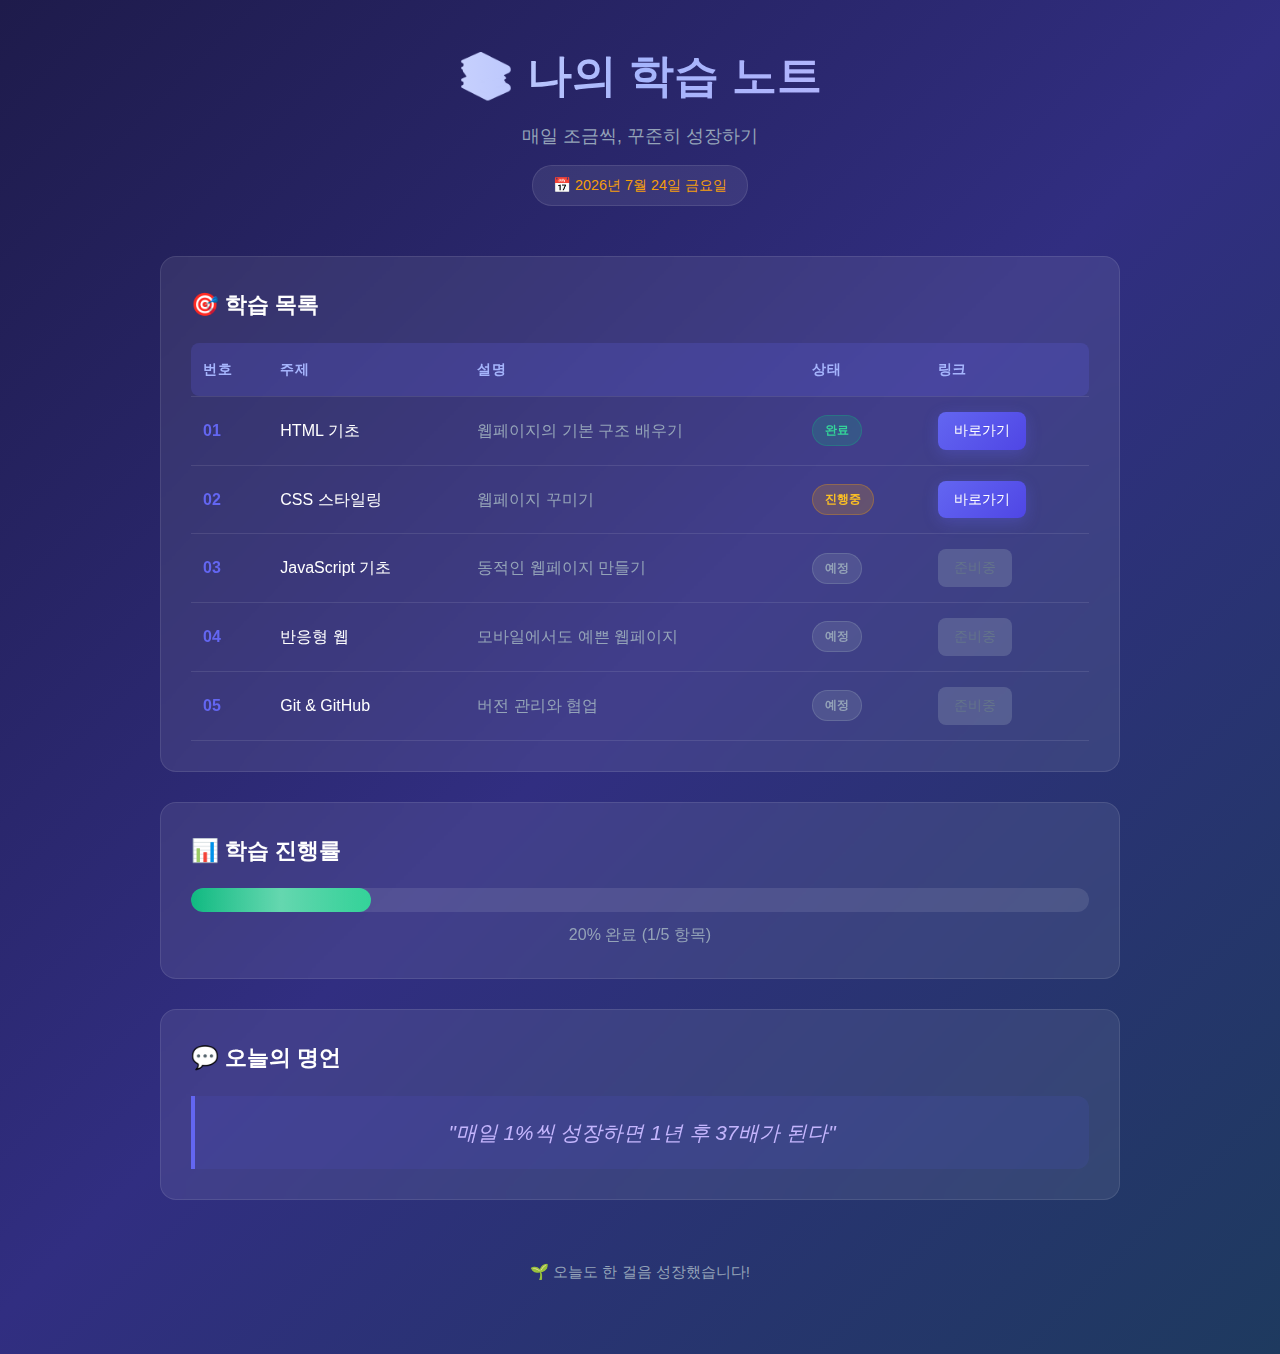
<file: index.html>
<!DOCTYPE html>
<html lang="ko">
<head>
  <meta charset="UTF-8">
  <meta name="viewport" content="width=device-width, initial-scale=1.0">
  <title>📚 나의 학습 노트</title>
  <link rel="stylesheet" href="style.css">
</head>
<body>
  <div class="container">
    <header>
      <h1>📚 나의 학습 노트</h1>
      <p class="subtitle">매일 조금씩, 꾸준히 성장하기</p>
      <div class="date-display" id="currentDate"></div>
    </header>

    <main>
      <section class="study-section">
        <h2>🎯 학습 목록</h2>
        <table class="study-table">
          <thead>
            <tr>
              <th>번호</th>
              <th>주제</th>
              <th>설명</th>
              <th>상태</th>
              <th>링크</th>
            </tr>
          </thead>
          <tbody>
            <tr>
              <td>01</td>
              <td>HTML 기초</td>
              <td>웹페이지의 기본 구조 배우기</td>
              <td><span class="status completed">완료</span></td>
              <td><a href="01_intro.html" class="link-btn">바로가기</a></td>
            </tr>
            <tr>
              <td>02</td>
              <td>CSS 스타일링</td>
              <td>웹페이지 꾸미기</td>
              <td><span class="status in-progress">진행중</span></td>
              <td><a href="#" class="link-btn">바로가기</a></td>
            </tr>
            <tr>
              <td>03</td>
              <td>JavaScript 기초</td>
              <td>동적인 웹페이지 만들기</td>
              <td><span class="status not-started">예정</span></td>
              <td><a href="#" class="link-btn disabled">준비중</a></td>
            </tr>
            <tr>
              <td>04</td>
              <td>반응형 웹</td>
              <td>모바일에서도 예쁜 웹페이지</td>
              <td><span class="status not-started">예정</span></td>
              <td><a href="#" class="link-btn disabled">준비중</a></td>
            </tr>
            <tr>
              <td>05</td>
              <td>Git & GitHub</td>
              <td>버전 관리와 협업</td>
              <td><span class="status not-started">예정</span></td>
              <td><a href="#" class="link-btn disabled">준비중</a></td>
            </tr>
          </tbody>
        </table>
      </section>

      <section class="progress-section">
        <h2>📊 학습 진행률</h2>
        <div class="progress-bar">
          <div class="progress-fill" id="progressFill"></div>
        </div>
        <p class="progress-text" id="progressText">0% 완료</p>
      </section>

      <section class="quote-section">
        <h2>💬 오늘의 명언</h2>
        <blockquote id="dailyQuote">
          "천 리 길도 한 걸음부터"
        </blockquote>
      </section>
    </main>

    <footer>
      <p>🌱 오늘도 한 걸음 성장했습니다!</p>
    </footer>
  </div>

  <script src="main.js"></script>
</body>
</html>
</file>
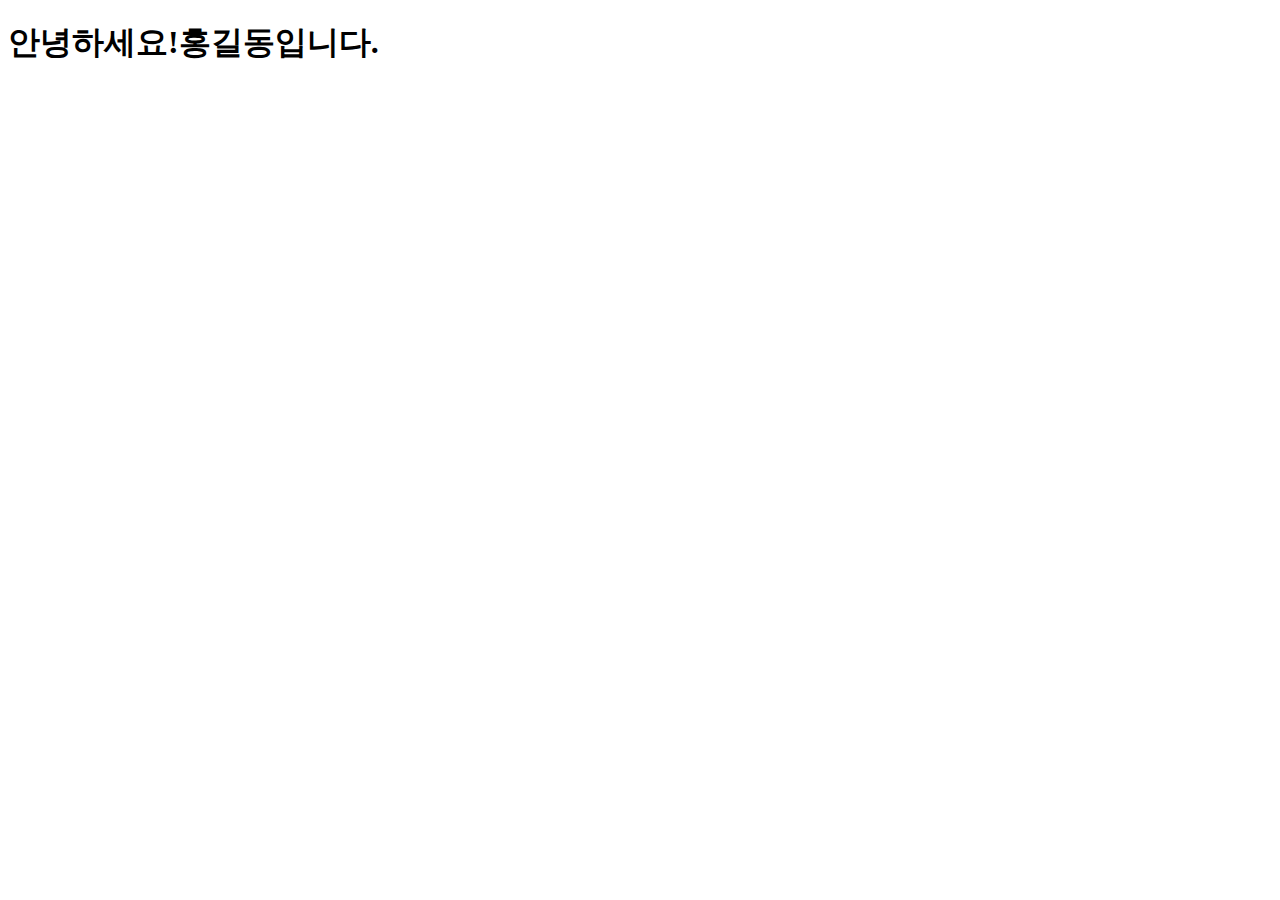
<file: 01_intro.html>
<!DOCTYPE html>
<html lang="en">
<head>
  <meta charset="UTF-8">
  <meta name="viewport" content="width=device-width, initial-scale=1.0">
  <title>나의 첫 웹페이지</title>
</head>
<body>
  <h1>안녕하세요!홍길동입니다.</h1>
</body>
</html>
</file>
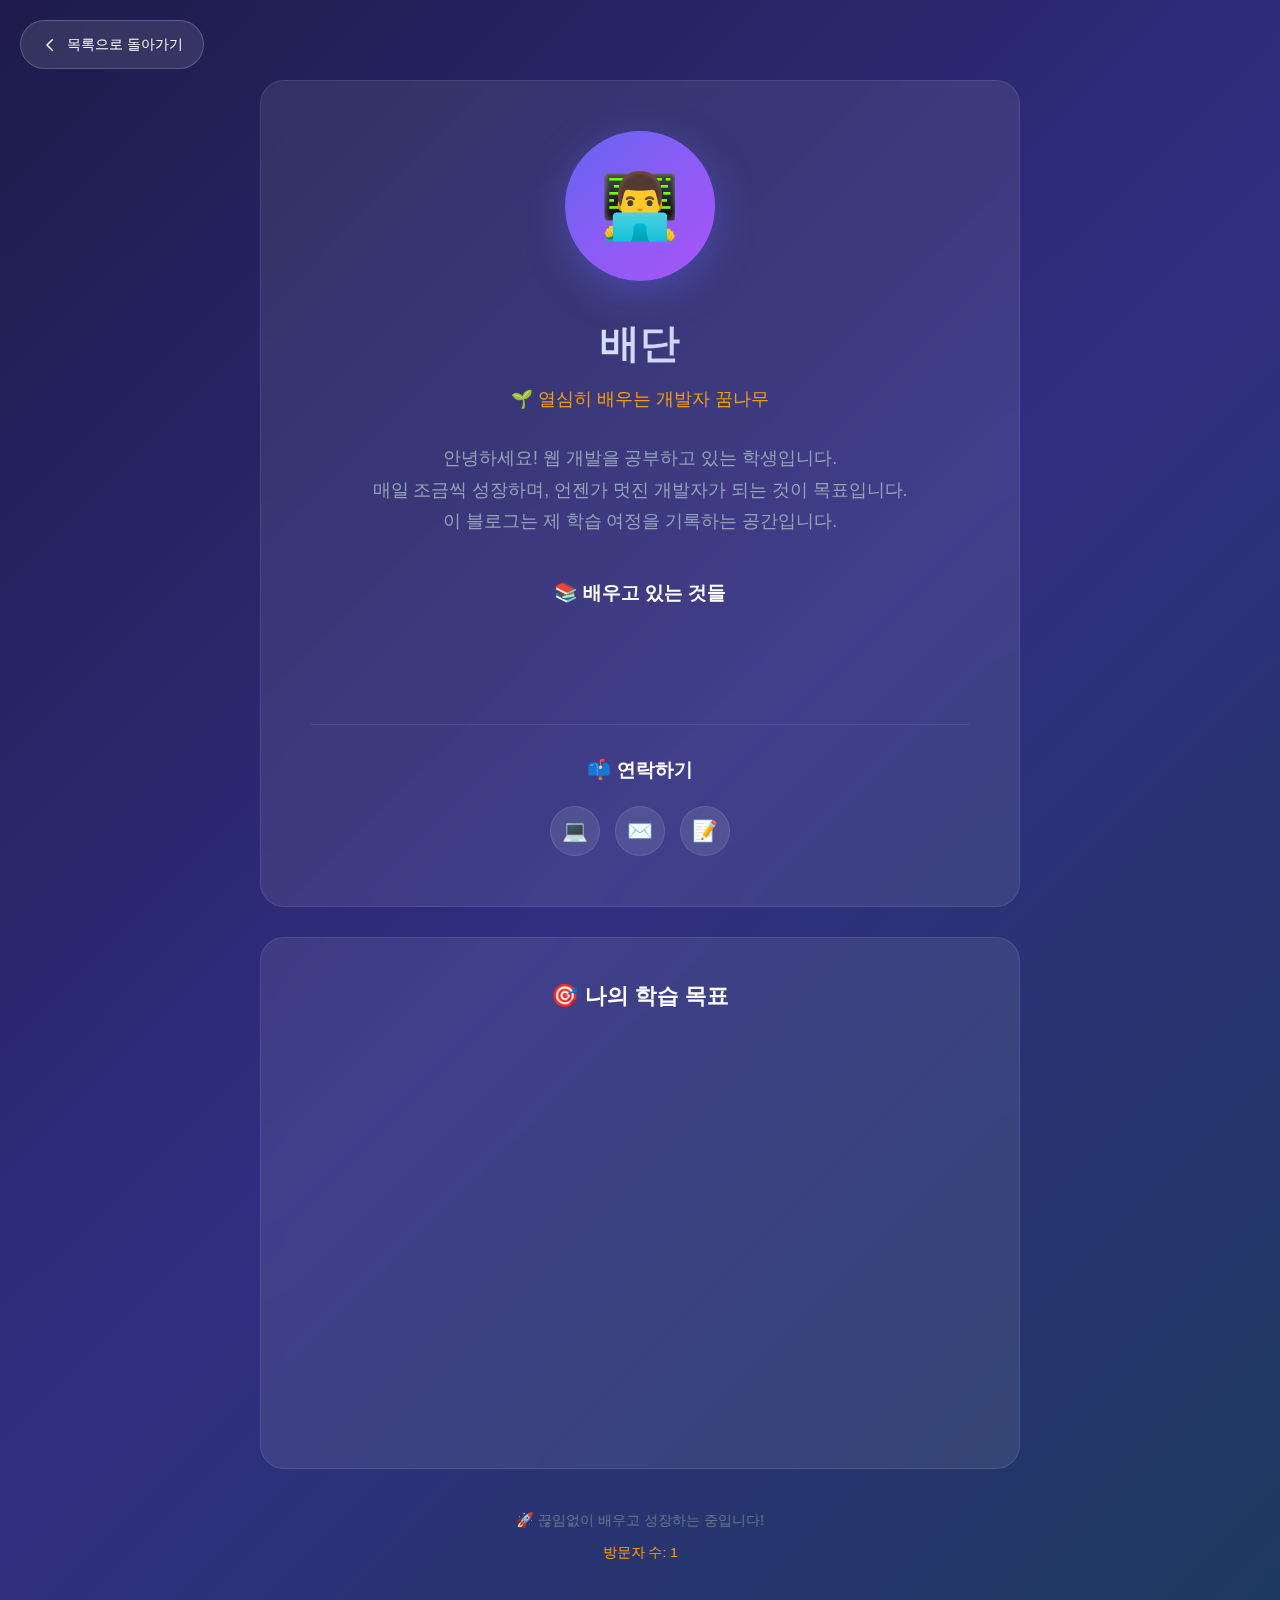
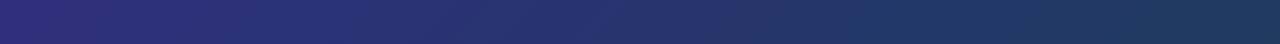
<file: 02_intro.html>
<!DOCTYPE html>
<html lang="ko">
<head>
  <meta charset="UTF-8">
  <meta name="viewport" content="width=device-width, initial-scale=1.0">
  <title>👋 자기소개 - 나의 학습 노트</title>
  <link rel="stylesheet" href="02_intro.css">
</head>
<body>
  <!-- 뒤로가기 버튼 -->
  <a href="index.html" class="back-btn">
    <svg xmlns="http://www.w3.org/2000/svg" fill="none" viewBox="0 0 24 24" stroke="currentColor">
      <path stroke-linecap="round" stroke-linejoin="round" stroke-width="2" d="M15 19l-7-7 7-7" />
    </svg>
    목록으로 돌아가기
  </a>

  <div class="intro-container">
    <!-- 프로필 카드 -->
    <div class="profile-card">
      <div class="profile-avatar">👨‍💻</div>
      <h1 class="profile-name">배단</h1>
      <p class="profile-title">🌱 열심히 배우는 개발자 꿈나무</p>
      
      <p class="profile-bio">
        안녕하세요! 웹 개발을 공부하고 있는 학생입니다.<br>
        매일 조금씩 성장하며, 언젠가 멋진 개발자가 되는 것이 목표입니다.<br>
        이 블로그는 제 학습 여정을 기록하는 공간입니다.
      </p>

      <!-- 기술 스택 -->
      <div class="skills-section">
        <h3 class="skills-title">📚 배우고 있는 것들</h3>
        <div class="skills-grid">
          <span class="skill-tag">HTML</span>
          <span class="skill-tag">CSS</span>
          <span class="skill-tag learning">JavaScript</span>
          <span class="skill-tag learning">Git</span>
          <span class="skill-tag learning">GitHub</span>
        </div>
      </div>

      <!-- 연락처 -->
      <div class="contact-section">
        <h3 class="contact-title">📫 연락하기</h3>
        <div class="contact-links">
          <a href="#" class="contact-link" title="GitHub">💻</a>
          <a href="#" class="contact-link" title="Email">✉️</a>
          <a href="#" class="contact-link" title="Blog">📝</a>
        </div>
      </div>
    </div>

    <!-- 목표 섹션 -->
    <div class="goals-section">
      <h2 class="goals-title">🎯 나의 학습 목표</h2>
      
      <div class="goal-item">
        <span class="goal-icon">✅</span>
        <span class="goal-text">HTML 기본 문법 익히기</span>
      </div>
      
      <div class="goal-item">
        <span class="goal-icon">🔄</span>
        <span class="goal-text">CSS로 예쁜 웹페이지 만들기</span>
      </div>
      
      <div class="goal-item">
        <span class="goal-icon">⏳</span>
        <span class="goal-text">JavaScript로 동적인 기능 추가하기</span>
      </div>
      
      <div class="goal-item">
        <span class="goal-icon">⏳</span>
        <span class="goal-text">나만의 포트폴리오 웹사이트 완성하기</span>
      </div>
      
      <div class="goal-item">
        <span class="goal-icon">⏳</span>
        <span class="goal-text">React 또는 Vue.js 배우기</span>
      </div>
    </div>

    <footer class="intro-footer">
      <p>🚀 끊임없이 배우고 성장하는 중입니다!</p>
      <p class="visit-count">방문자 수: <span id="visitCount">0</span></p>
    </footer>
  </div>

  <script src="02_intro.js"></script>
</body>
</html>
</file>
<file: style.css>
/* ==================== 
   학습 노트 스타일시트
   ==================== */

/* CSS 변수 정의 */
:root {
  --primary: #6366f1;
  --primary-dark: #4f46e5;
  --secondary: #f59e0b;
  --success: #10b981;
  --warning: #f59e0b;
  --danger: #ef4444;
  --bg-gradient: linear-gradient(135deg, #1e1b4b 0%, #312e81 50%, #1e3a5f 100%);
  --card-bg: rgba(255, 255, 255, 0.08);
  --text-primary: #f8fafc;
  --text-secondary: #94a3b8;
  --border-color: rgba(255, 255, 255, 0.1);
  --font-main: 'Pretendard', -apple-system, BlinkMacSystemFont, sans-serif;
}

/* 기본 리셋 */
* {
  margin: 0;
  padding: 0;
  box-sizing: border-box;
}

body {
  font-family: var(--font-main);
  background: var(--bg-gradient);
  min-height: 100vh;
  color: var(--text-primary);
  line-height: 1.6;
}

.container {
  max-width: 1000px;
  margin: 0 auto;
  padding: 40px 20px;
}

/* 헤더 스타일 */
header {
  text-align: center;
  margin-bottom: 50px;
  animation: fadeInDown 0.8s ease;
}

header h1 {
  font-size: 2.8rem;
  font-weight: 800;
  background: linear-gradient(90deg, #fff, #a5b4fc, #c4b5fd);
  -webkit-background-clip: text;
  -webkit-text-fill-color: transparent;
  background-clip: text;
  margin-bottom: 10px;
}

.subtitle {
  color: var(--text-secondary);
  font-size: 1.1rem;
  margin-bottom: 15px;
}

.date-display {
  display: inline-block;
  background: var(--card-bg);
  padding: 8px 20px;
  border-radius: 20px;
  font-size: 0.9rem;
  color: var(--secondary);
  border: 1px solid var(--border-color);
}

/* 섹션 공통 스타일 */
section {
  background: var(--card-bg);
  border-radius: 16px;
  padding: 30px;
  margin-bottom: 30px;
  border: 1px solid var(--border-color);
  backdrop-filter: blur(10px);
  animation: fadeInUp 0.6s ease;
}

section h2 {
  font-size: 1.4rem;
  margin-bottom: 20px;
  color: #fff;
}

/* 테이블 스타일 */
.study-table {
  width: 100%;
  border-collapse: collapse;
  margin-top: 15px;
}

.study-table th,
.study-table td {
  padding: 15px 12px;
  text-align: left;
  border-bottom: 1px solid var(--border-color);
}

.study-table th {
  background: rgba(99, 102, 241, 0.2);
  color: #a5b4fc;
  font-weight: 600;
  font-size: 0.9rem;
  text-transform: uppercase;
  letter-spacing: 0.5px;
}

.study-table th:first-child {
  border-radius: 8px 0 0 8px;
}

.study-table th:last-child {
  border-radius: 0 8px 8px 0;
}

.study-table tbody tr {
  transition: all 0.3s ease;
}

.study-table tbody tr:hover {
  background: rgba(255, 255, 255, 0.05);
  transform: translateX(5px);
}

.study-table td {
  color: var(--text-secondary);
}

.study-table td:first-child {
  color: var(--primary);
  font-weight: 700;
}

.study-table td:nth-child(2) {
  color: #fff;
  font-weight: 500;
}

/* 상태 뱃지 */
.status {
  display: inline-block;
  padding: 5px 12px;
  border-radius: 20px;
  font-size: 0.75rem;
  font-weight: 600;
  text-transform: uppercase;
}

.status.completed {
  background: rgba(16, 185, 129, 0.2);
  color: #34d399;
  border: 1px solid rgba(16, 185, 129, 0.3);
}

.status.in-progress {
  background: rgba(245, 158, 11, 0.2);
  color: #fbbf24;
  border: 1px solid rgba(245, 158, 11, 0.3);
}

.status.not-started {
  background: rgba(148, 163, 184, 0.2);
  color: #94a3b8;
  border: 1px solid rgba(148, 163, 184, 0.3);
}

/* 링크 버튼 */
.link-btn {
  display: inline-block;
  padding: 8px 16px;
  background: linear-gradient(135deg, var(--primary), var(--primary-dark));
  color: #fff;
  text-decoration: none;
  border-radius: 8px;
  font-size: 0.85rem;
  font-weight: 500;
  transition: all 0.3s ease;
  box-shadow: 0 4px 15px rgba(99, 102, 241, 0.3);
}

.link-btn:hover {
  transform: translateY(-2px);
  box-shadow: 0 6px 20px rgba(99, 102, 241, 0.4);
}

.link-btn.disabled {
  background: rgba(148, 163, 184, 0.3);
  color: #64748b;
  cursor: not-allowed;
  box-shadow: none;
}

.link-btn.disabled:hover {
  transform: none;
}

/* 진행률 섹션 */
.progress-bar {
  width: 100%;
  height: 24px;
  background: rgba(255, 255, 255, 0.1);
  border-radius: 12px;
  overflow: hidden;
  margin-bottom: 10px;
}

.progress-fill {
  height: 100%;
  background: linear-gradient(90deg, var(--success), #34d399);
  border-radius: 12px;
  width: 0%;
  transition: width 1.5s ease;
  position: relative;
}

.progress-fill::after {
  content: '';
  position: absolute;
  top: 0;
  left: 0;
  right: 0;
  bottom: 0;
  background: linear-gradient(
    90deg,
    transparent 0%,
    rgba(255, 255, 255, 0.3) 50%,
    transparent 100%
  );
  animation: shimmer 2s infinite;
}

.progress-text {
  text-align: center;
  color: var(--text-secondary);
  font-weight: 500;
}

/* 명언 섹션 */
.quote-section blockquote {
  font-size: 1.3rem;
  font-style: italic;
  color: #c4b5fd;
  text-align: center;
  padding: 20px;
  border-left: 4px solid var(--primary);
  background: rgba(99, 102, 241, 0.1);
  border-radius: 0 12px 12px 0;
}

/* 푸터 */
footer {
  text-align: center;
  padding: 30px;
  color: var(--text-secondary);
  font-size: 0.95rem;
}

/* 애니메이션 */
@keyframes fadeInDown {
  from {
    opacity: 0;
    transform: translateY(-30px);
  }
  to {
    opacity: 1;
    transform: translateY(0);
  }
}

@keyframes fadeInUp {
  from {
    opacity: 0;
    transform: translateY(30px);
  }
  to {
    opacity: 1;
    transform: translateY(0);
  }
}

@keyframes shimmer {
  0% {
    transform: translateX(-100%);
  }
  100% {
    transform: translateX(100%);
  }
}

/* 반응형 디자인 */
@media (max-width: 768px) {
  header h1 {
    font-size: 2rem;
  }

  .study-table {
    display: block;
    overflow-x: auto;
  }

  .study-table th,
  .study-table td {
    padding: 12px 8px;
    font-size: 0.85rem;
  }

  section {
    padding: 20px;
  }
}

@media (max-width: 480px) {
  .container {
    padding: 20px 15px;
  }

  header h1 {
    font-size: 1.6rem;
  }

  .quote-section blockquote {
    font-size: 1.1rem;
    padding: 15px;
  }
}
</file>
<file: 02_intro.css>
/* ====================
   02_intro 인트로 페이지 스타일
   ==================== */

/* 기본 리셋 및 변수 */
* {
  margin: 0;
  padding: 0;
  box-sizing: border-box;
}

:root {
  --primary: #6366f1;
  --primary-dark: #4f46e5;
  --secondary: #f59e0b;
  --bg-gradient: linear-gradient(135deg, #1e1b4b 0%, #312e81 50%, #1e3a5f 100%);
  --card-bg: rgba(255, 255, 255, 0.08);
  --text-primary: #f8fafc;
  --text-secondary: #94a3b8;
  --border-color: rgba(255, 255, 255, 0.1);
}

body {
  font-family: 'Pretendard', -apple-system, BlinkMacSystemFont, sans-serif;
  background: var(--bg-gradient);
  min-height: 100vh;
  color: var(--text-primary);
  line-height: 1.6;
}

/* 뒤로가기 버튼 */
.back-btn {
  position: fixed;
  top: 20px;
  left: 20px;
  display: inline-flex;
  align-items: center;
  gap: 8px;
  padding: 12px 20px;
  background: rgba(255, 255, 255, 0.1);
  color: #fff;
  text-decoration: none;
  border-radius: 30px;
  font-size: 0.9rem;
  font-weight: 500;
  border: 1px solid rgba(255, 255, 255, 0.2);
  backdrop-filter: blur(10px);
  transition: all 0.3s ease;
  z-index: 100;
}

.back-btn:hover {
  background: rgba(99, 102, 241, 0.5);
  transform: translateX(-5px);
  box-shadow: 0 4px 20px rgba(99, 102, 241, 0.3);
}

.back-btn svg {
  width: 18px;
  height: 18px;
  transition: transform 0.3s ease;
}

.back-btn:hover svg {
  transform: translateX(-3px);
}

/* 컨테이너 */
.intro-container {
  max-width: 800px;
  margin: 0 auto;
  padding: 80px 20px 40px;
}

/* 프로필 카드 */
.profile-card {
  background: var(--card-bg);
  border-radius: 24px;
  padding: 50px;
  text-align: center;
  border: 1px solid var(--border-color);
  backdrop-filter: blur(10px);
  animation: fadeInUp 0.8s ease;
}

.profile-avatar {
  width: 150px;
  height: 150px;
  background: linear-gradient(135deg, #6366f1, #8b5cf6, #a855f7);
  border-radius: 50%;
  margin: 0 auto 30px;
  display: flex;
  align-items: center;
  justify-content: center;
  font-size: 4rem;
  box-shadow: 0 10px 40px rgba(99, 102, 241, 0.4);
  animation: float 3s ease-in-out infinite;
}

.profile-name {
  font-size: 2.5rem;
  font-weight: 800;
  background: linear-gradient(90deg, #fff, #a5b4fc);
  -webkit-background-clip: text;
  -webkit-text-fill-color: transparent;
  background-clip: text;
  margin-bottom: 10px;
}

.profile-title {
  color: var(--secondary);
  font-size: 1.1rem;
  margin-bottom: 30px;
}

.profile-bio {
  color: var(--text-secondary);
  font-size: 1.1rem;
  line-height: 1.8;
  margin-bottom: 40px;
}

/* 기술 스택 */
.skills-section {
  margin-top: 40px;
}

.skills-title {
  color: #fff;
  font-size: 1.2rem;
  margin-bottom: 20px;
}

.skills-grid {
  display: flex;
  flex-wrap: wrap;
  gap: 12px;
  justify-content: center;
}

.skill-tag {
  padding: 10px 20px;
  background: rgba(99, 102, 241, 0.2);
  color: #a5b4fc;
  border-radius: 20px;
  font-size: 0.9rem;
  border: 1px solid rgba(99, 102, 241, 0.3);
  transition: all 0.3s ease;
  cursor: default;
}

.skill-tag:hover {
  background: rgba(99, 102, 241, 0.4);
  transform: translateY(-3px);
}

.skill-tag.learning {
  background: rgba(245, 158, 11, 0.2);
  color: #fbbf24;
  border-color: rgba(245, 158, 11, 0.3);
}

/* 연락처 */
.contact-section {
  margin-top: 50px;
  padding-top: 30px;
  border-top: 1px solid var(--border-color);
}

.contact-title {
  color: #fff;
  font-size: 1.2rem;
  margin-bottom: 20px;
}

.contact-links {
  display: flex;
  gap: 15px;
  justify-content: center;
}

.contact-link {
  width: 50px;
  height: 50px;
  background: rgba(255, 255, 255, 0.1);
  border-radius: 50%;
  display: flex;
  align-items: center;
  justify-content: center;
  color: #fff;
  text-decoration: none;
  font-size: 1.3rem;
  transition: all 0.3s ease;
  border: 1px solid rgba(255, 255, 255, 0.1);
}

.contact-link:hover {
  background: linear-gradient(135deg, #6366f1, #8b5cf6);
  transform: translateY(-5px);
  box-shadow: 0 10px 30px rgba(99, 102, 241, 0.4);
}

/* 목표 섹션 */
.goals-section {
  background: var(--card-bg);
  border-radius: 24px;
  padding: 40px;
  margin-top: 30px;
  border: 1px solid var(--border-color);
  backdrop-filter: blur(10px);
  animation: fadeInUp 0.8s ease 0.2s both;
}

.goals-title {
  color: #fff;
  font-size: 1.4rem;
  margin-bottom: 25px;
  text-align: center;
}

.goal-item {
  display: flex;
  align-items: center;
  gap: 15px;
  padding: 15px 20px;
  background: rgba(255, 255, 255, 0.05);
  border-radius: 12px;
  margin-bottom: 12px;
  transition: all 0.3s ease;
}

.goal-item:hover {
  background: rgba(255, 255, 255, 0.1);
  transform: translateX(10px);
}

.goal-item:last-child {
  margin-bottom: 0;
}

.goal-icon {
  font-size: 1.5rem;
}

.goal-text {
  color: #e2e8f0;
  font-size: 1rem;
}

/* 푸터 */
.intro-footer {
  text-align: center;
  padding: 40px 20px;
  color: #64748b;
  font-size: 0.9rem;
}

.visit-count {
  margin-top: 10px;
  color: var(--secondary);
  font-size: 0.85rem;
}

/* 애니메이션 */
@keyframes fadeInUp {
  from {
    opacity: 0;
    transform: translateY(30px);
  }
  to {
    opacity: 1;
    transform: translateY(0);
  }
}

@keyframes float {
  0%, 100% {
    transform: translateY(0);
  }
  50% {
    transform: translateY(-10px);
  }
}

/* 반응형 */
@media (max-width: 768px) {
  .intro-container {
    padding: 100px 15px 30px;
  }

  .profile-card {
    padding: 30px 20px;
  }

  .profile-avatar {
    width: 120px;
    height: 120px;
    font-size: 3rem;
  }

  .profile-name {
    font-size: 1.8rem;
  }

  .back-btn {
    top: 15px;
    left: 15px;
    padding: 10px 15px;
    font-size: 0.8rem;
  }

  .goals-section {
    padding: 25px 15px;
  }

  .goal-item {
    padding: 12px 15px;
  }
}
</file>
